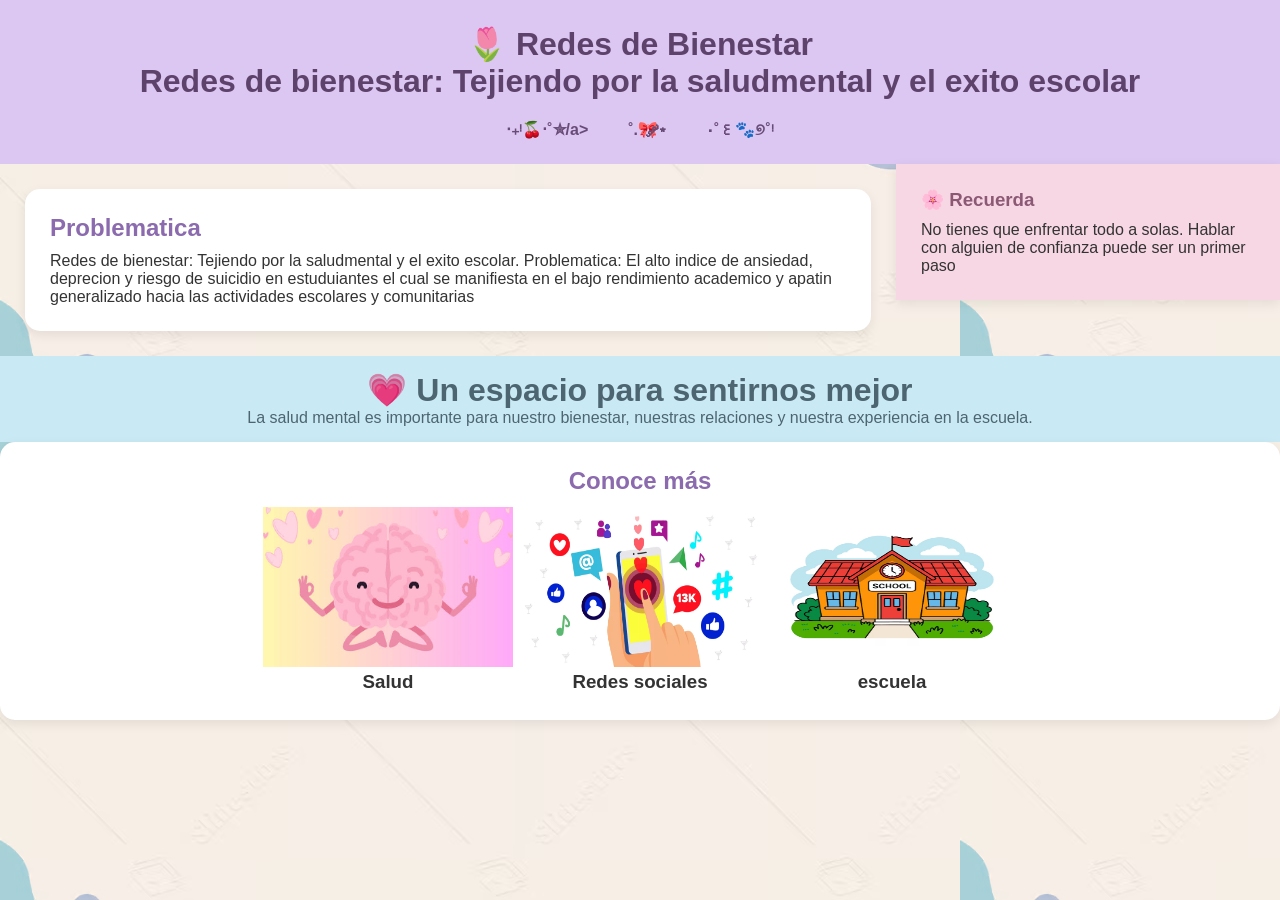
<file: index.html>
<!DOCTYPE html>
<html lang="es">
<head>
    <meta charset="UTF-8">
    <meta name="viewport" content="width=device-width, initial-scale=1.0">
    <title>🌷 Redes de Bienestar</title>
    <link rel="stylesheet" href="estilos (1).css">
</head>
<body>
    <header>
<h1>🌷 Redes de Bienestar
<p>Redes de bienestar: Tejiendo por la saludmental 
    y el exito escolar</p></h1>
<nav>
    <ul>
        <li><a href="#">‧₊ᵎ🍒⋅˚✮/a></li>
        <li><a href="#">˚.🎀༘⋆</a></li>
        <li><a href="#">‧˚꒰🐾୭˚ᵎ</a></li>
    </ul>
</nav>
</header>
<main>
    <section>
        <h2>Problematica</h2>
        <p> Redes de bienestar: Tejiendo por la saludmental 
            y el exito escolar. Problematica: El alto indice 
            de ansiedad, deprecion y riesgo de suicidio en estuduiantes 
            el cual se manifiesta en el bajo rendimiento academico y 
            apatin generalizado hacia las actividades escolares y comunitarias</p>
        </section>    
    </main>


    <aside>
        <h3>🌸 Recuerda</h3>
        <p>No tienes que enfrentar todo a solas. Hablar 
            con alguien de confianza puede ser un primer paso</p>
        </aside>


            <footer>
                <h1><p>💗 Un espacio para sentirnos mejor </p></h1>
                <p>La salud mental es importante para nuestro bienestar, 
                    nuestras relaciones y nuestra experiencia en la escuela.</p>
            </footer>


<section>
    <center>
    <h2>Conoce más</h2>

    <table>
        <tr>
            <td>
                <a href="salud.html">
                    <img src="salud.jpg" width="250" height="160">
                </a>
                <br>
                <center><h3>Salud</h3></center>
            </td>

            <td>
                <a href="redes.html">
                    <img src="redes.webp" width="250" height="160">
                </a>
                <br>
                <center><h3>Redes sociales</h3></center>
            </td>

            <td>
                <a href="escuela.html">
                    <img src="escuelaa.avif" width="250" height="160">
                </a>
                <br>
                <center><h3>escuela</h3></center>
            </td>
        </tr>
    </table>
</section>
</center>
           
    
</body>
</html>
</file>
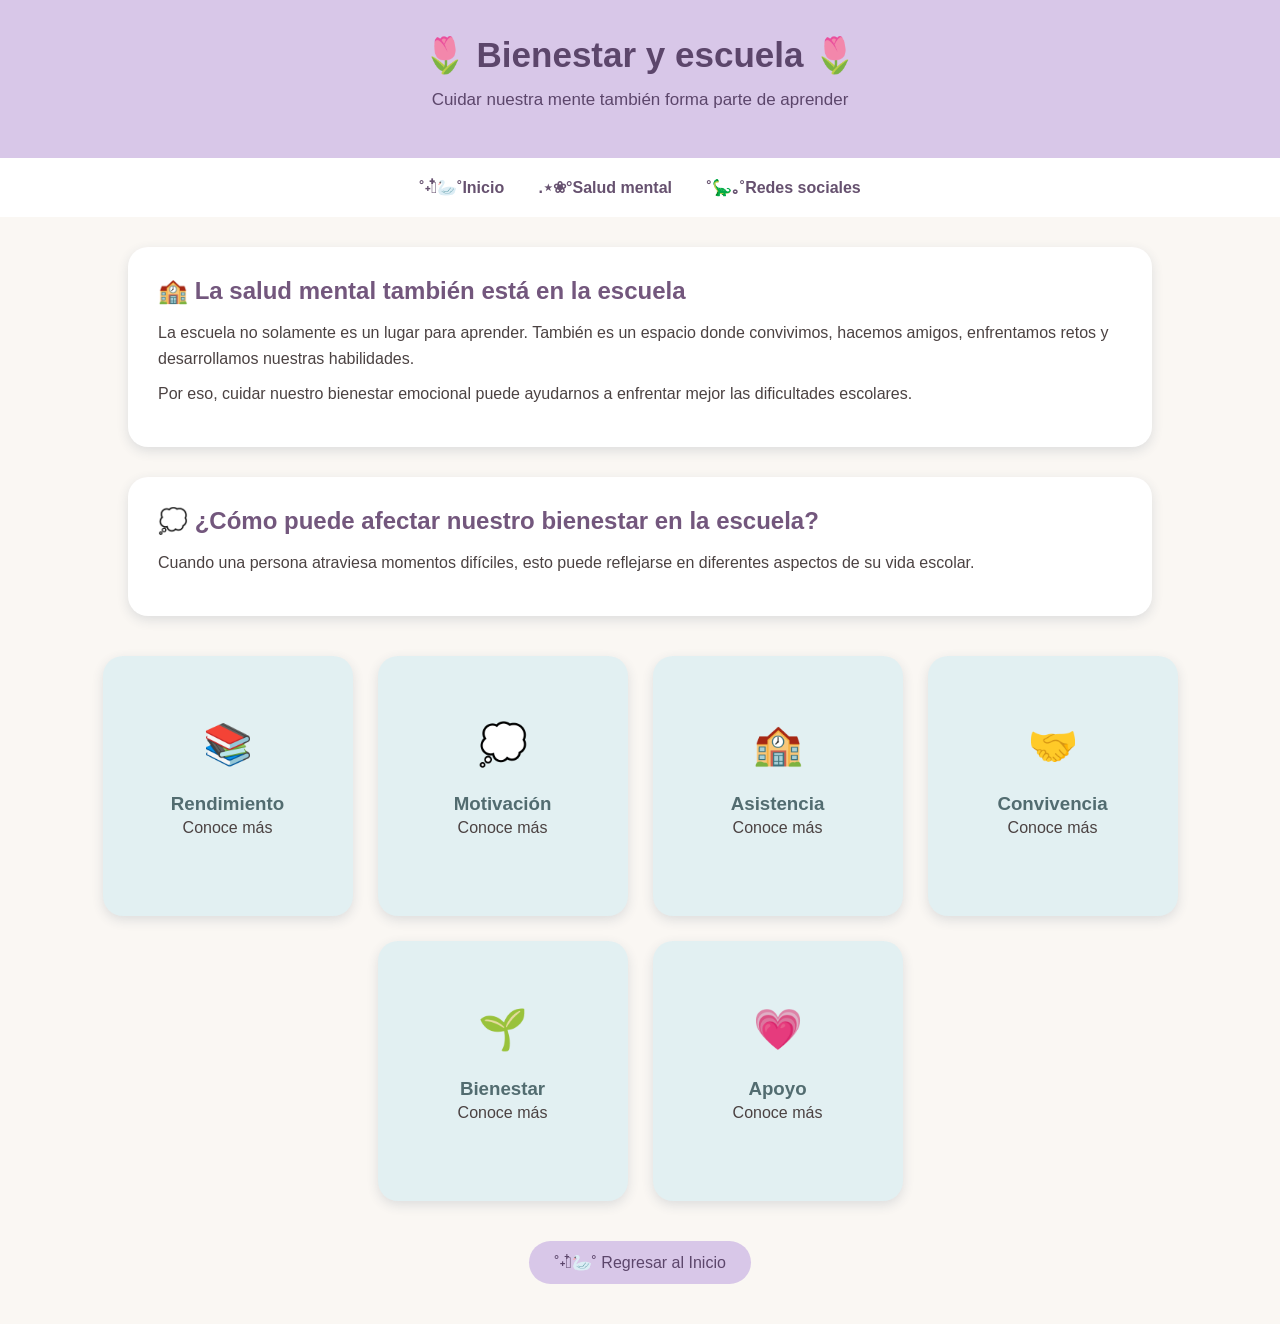
<file: escuela.html>
<!DOCTYPE html>
<html lang="es">

<head>

    <meta charset="UTF-8">

    <meta name="viewport" content="width=device-width, initial-scale=1.0">

    <title>Bienestar en la escuela</title>

    
<link rel="stylesheet" href="estilo-escuela.css">
</head>

<body>

    <!-- ENCABEZADO -->

    <header>

        <h1>🌷 Bienestar y escuela 🌷</h1>

        <p>
            Cuidar nuestra mente también forma parte de aprender
        </p>

    </header>


    <!-- MENU -->

    <nav>

        <a href="index.html">˚˖𓍢ִ໋🦢˚Inicio</a>

        <a href="salud.html">.⋆❀°Salud mental</a>

        <a href="redes.html">˚🦕｡˚Redes sociales</a>

    </nav>


    <!-- INFORMACIÓN -->

    <section class="introduccion">

        <h2>🏫 La salud mental también está en la escuela</h2>

        <p>
            La escuela no solamente es un lugar para aprender.
            También es un espacio donde convivimos, hacemos amigos,
            enfrentamos retos y desarrollamos nuestras habilidades.
        </p>

        <p>
            Por eso, cuidar nuestro bienestar emocional puede
            ayudarnos a enfrentar mejor las dificultades escolares.
        </p>

    </section>


    <!-- IMPORTANCIA -->

    <section class="impacto">

        <h2>💭 ¿Cómo puede afectar nuestro bienestar en la escuela?</h2>

        <p>
            Cuando una persona atraviesa momentos difíciles,
            esto puede reflejarse en diferentes aspectos de su
            vida escolar.
        </p>

    </section>


    <!-- TARJETAS -->

    <section class="tarjetas">


        <!-- TARJETA 1 -->

        <div class="tarjeta">

            <div class="contenido">

                <div class="frente">

                    <h2>📚</h2>

                    <h3>Rendimiento</h3>

                    <p>Conoce más</p>

                </div>


                <div class="atras">

                    <p>
                        “Cuando no nos sentimos bien,
                        concentrarnos puede ser más difícil.”
                    </p>

                </div>

            </div>

        </div>


        <!-- TARJETA 2 -->

        <div class="tarjeta">

            <div class="contenido">

                <div class="frente">

                    <h2>💭</h2>

                    <h3>Motivación</h3>

                    <p>Conoce más</p>

                </div>


                <div class="atras">

                    <p>
                        “Cuidar nuestra mente también ayuda
                        a recuperar las ganas de participar.”
                    </p>

                </div>

            </div>

        </div>


        <!-- TARJETA 3 -->

        <div class="tarjeta">

            <div class="contenido">

                <div class="frente">

                    <h2>🏫</h2>

                    <h3>Asistencia</h3>

                    <p>Conoce más</p>

                </div>


                <div class="atras">

                    <p>
                        “Sentirse acompañado puede hacer
                        que la escuela se sienta como un lugar seguro.”
                    </p>

                </div>

            </div>

        </div>


        <!-- TARJETA 4 -->

        <div class="tarjeta">

            <div class="contenido">

                <div class="frente">

                    <h2>🤝</h2>

                    <h3>Convivencia</h3>

                    <p>Conoce más</p>

                </div>


                <div class="atras">

                    <p>
                        “Hablar de lo que sentimos puede mejorar
                        la forma en que nos relacionamos.”
                    </p>

                </div>

            </div>

        </div>


        <!-- TARJETA 5 -->

        <div class="tarjeta">

            <div class="contenido">

                <div class="frente">

                    <h2>🌱</h2>

                    <h3>Bienestar</h3>

                    <p>Conoce más</p>

                </div>


                <div class="atras">

                    <p>
                        “Sentirnos bien también nos ayuda
                        a aprender y desarrollarnos.”
                    </p>

                </div>

            </div>

        </div>


        <!-- TARJETA 6 -->

        <div class="tarjeta">

            <div class="contenido">

                <div class="frente">

                    <h2>💗</h2>

                    <h3>Apoyo</h3>

                    <p>Conoce más</p>

                </div>


                <div class="atras">

                    <p>
                        “Pedir ayuda no es una debilidad;
                        es una forma de cuidarnos.”
                    </p>

                </div>

            </div>

        </div>


    </section>


    <!-- BOTÓN PARA REGRESAR -->

    <div class="inicio">

        <a href="index.html">
            ˚˖𓍢ִ໋🦢˚ Regresar al Inicio
        </a>

    </div>


</body>

</html>
</file>
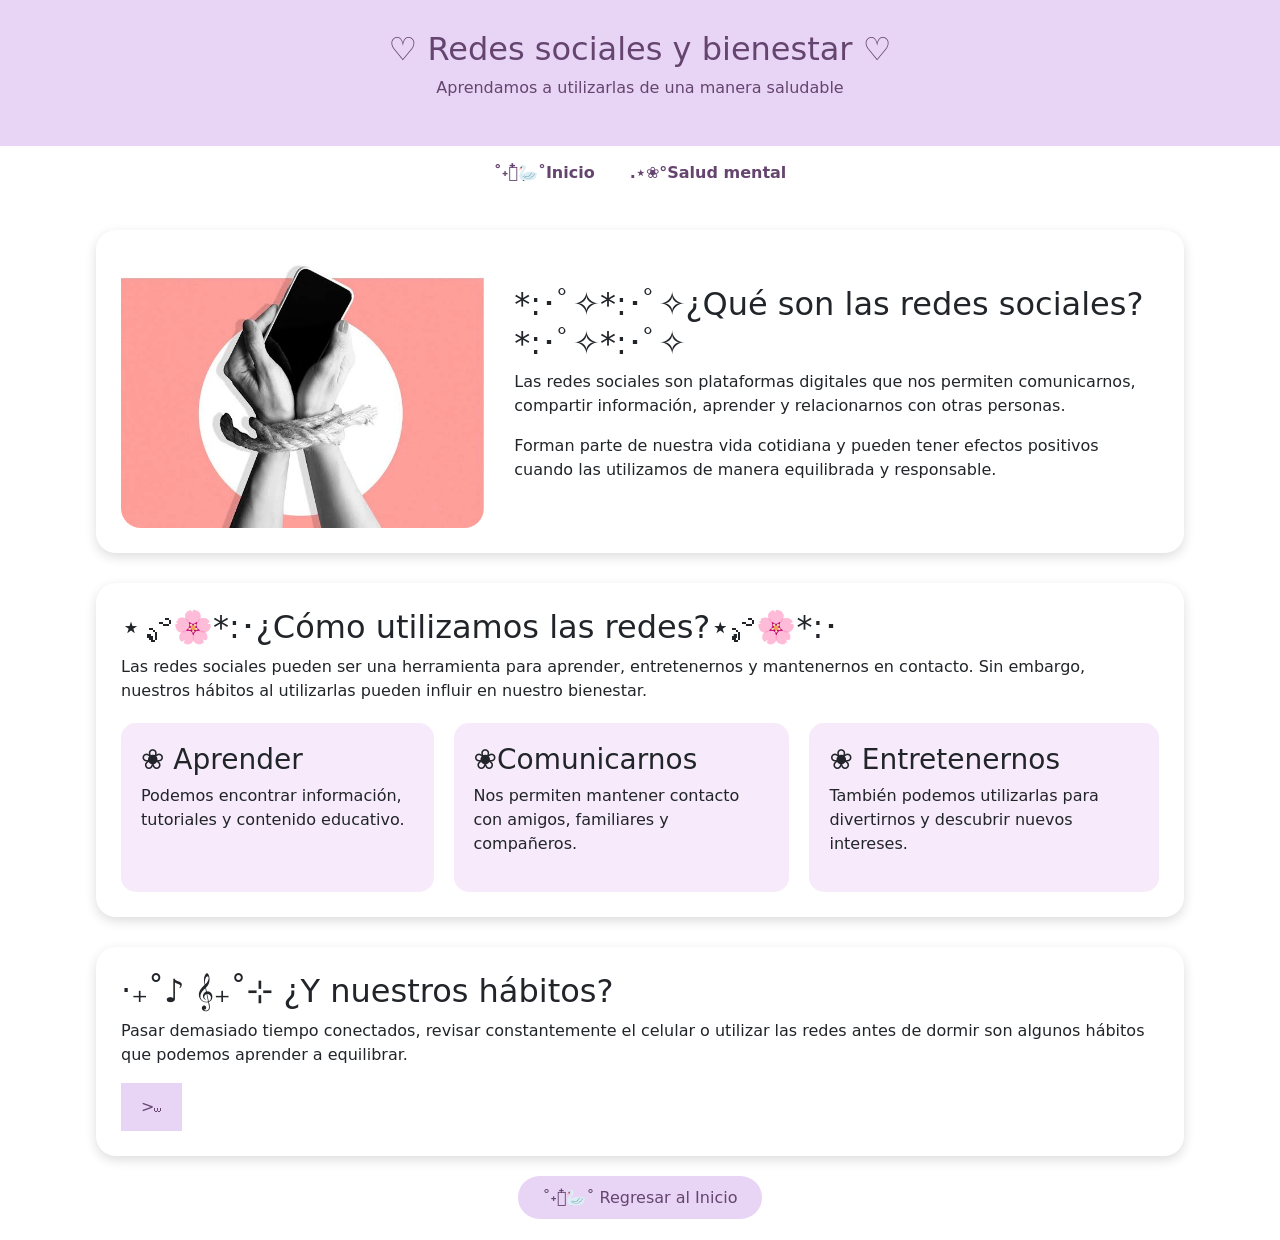
<file: redes.html>
<!DOCTYPE html>
<html lang="es">

<head>
    <meta charset="UTF-8">
    <meta name="viewport" content="width=device-width, initial-scale=1.0">

    <title>Redes Sociales</title>
    <link rel="stylesheet" href="estilos-redes.css">

    <link rel="stylesheet" href="estilos-redes.css">

    <!-- Bootstrap -->
    <link href="https://cdn.jsdelivr.net/npm/bootstrap@5.3.3/dist/css/bootstrap.min.css" rel="stylesheet">
</head>

<body>

<header>
    <h1>♡ Redes sociales y bienestar ♡</h1>
    <p>Aprendamos a utilizarlas de una manera saludable</p>
</header>


<nav>
    <a href="index.html">˚˖𓍢ִ໋🦢˚Inicio</a>
    <a href="salud.html">.⋆❀°Salud mental</a>
</nav>


<section class="presentacion">

    <img src="rede.jfif" width="35%">

    <div>
        <h2>*:･ﾟ✧*:･ﾟ✧¿Qué son las redes sociales?*:･ﾟ✧*:･ﾟ✧</h2>

        <p>
            Las redes sociales son plataformas digitales que nos
            permiten comunicarnos, compartir información, aprender
            y relacionarnos con otras personas.
        </p>

        <p>
            Forman parte de nuestra vida cotidiana y pueden tener
            efectos positivos cuando las utilizamos de manera
            equilibrada y responsable.
        </p>
    </div>

</section>


<section>

    <h2>⋆.ೃ࿔🌸*:･¿Cómo utilizamos las redes?⋆.ೃ࿔🌸*:･</h2>

    <p>
        Las redes sociales pueden ser una herramienta para
        aprender, entretenernos y mantenernos en contacto.
        Sin embargo, nuestros hábitos al utilizarlas pueden
        influir en nuestro bienestar.
    </p>

    <div class="tarjetas">

        <div>
            <h3>❀ Aprender</h3>
            <p>
                Podemos encontrar información, tutoriales
                y contenido educativo.
            </p>
        </div>

        <div>
            <h3>❀Comunicarnos</h3>
            <p>
                Nos permiten mantener contacto con amigos,
                familiares y compañeros.
            </p>
        </div>

        <div>
            <h3>❀ Entretenernos</h3>
            <p>
                También podemos utilizarlas para divertirnos
                y descubrir nuevos intereses.
            </p>
        </div>

    </div>

</section>


<section>

    <h2>‧₊˚♪ 𝄞₊˚⊹ ¿Y nuestros hábitos?</h2>

    <p>
        Pasar demasiado tiempo conectados, revisar constantemente
        el celular o utilizar las redes antes de dormir son algunos
        hábitos que podemos aprender a equilibrar.
    </p>

    <button onclick="alert('🎧ྀི♪⋆.✮Recuerda hacer pausas y darle tiempo a otras actividades.')">
        >⩊<Ver consejo
    </button>

</section>


<div class="inicio">
    <a href="index.html">˚˖𓍢ִ໋🦢˚ Regresar al Inicio</a>
</div>


</body>
</html>
</file>
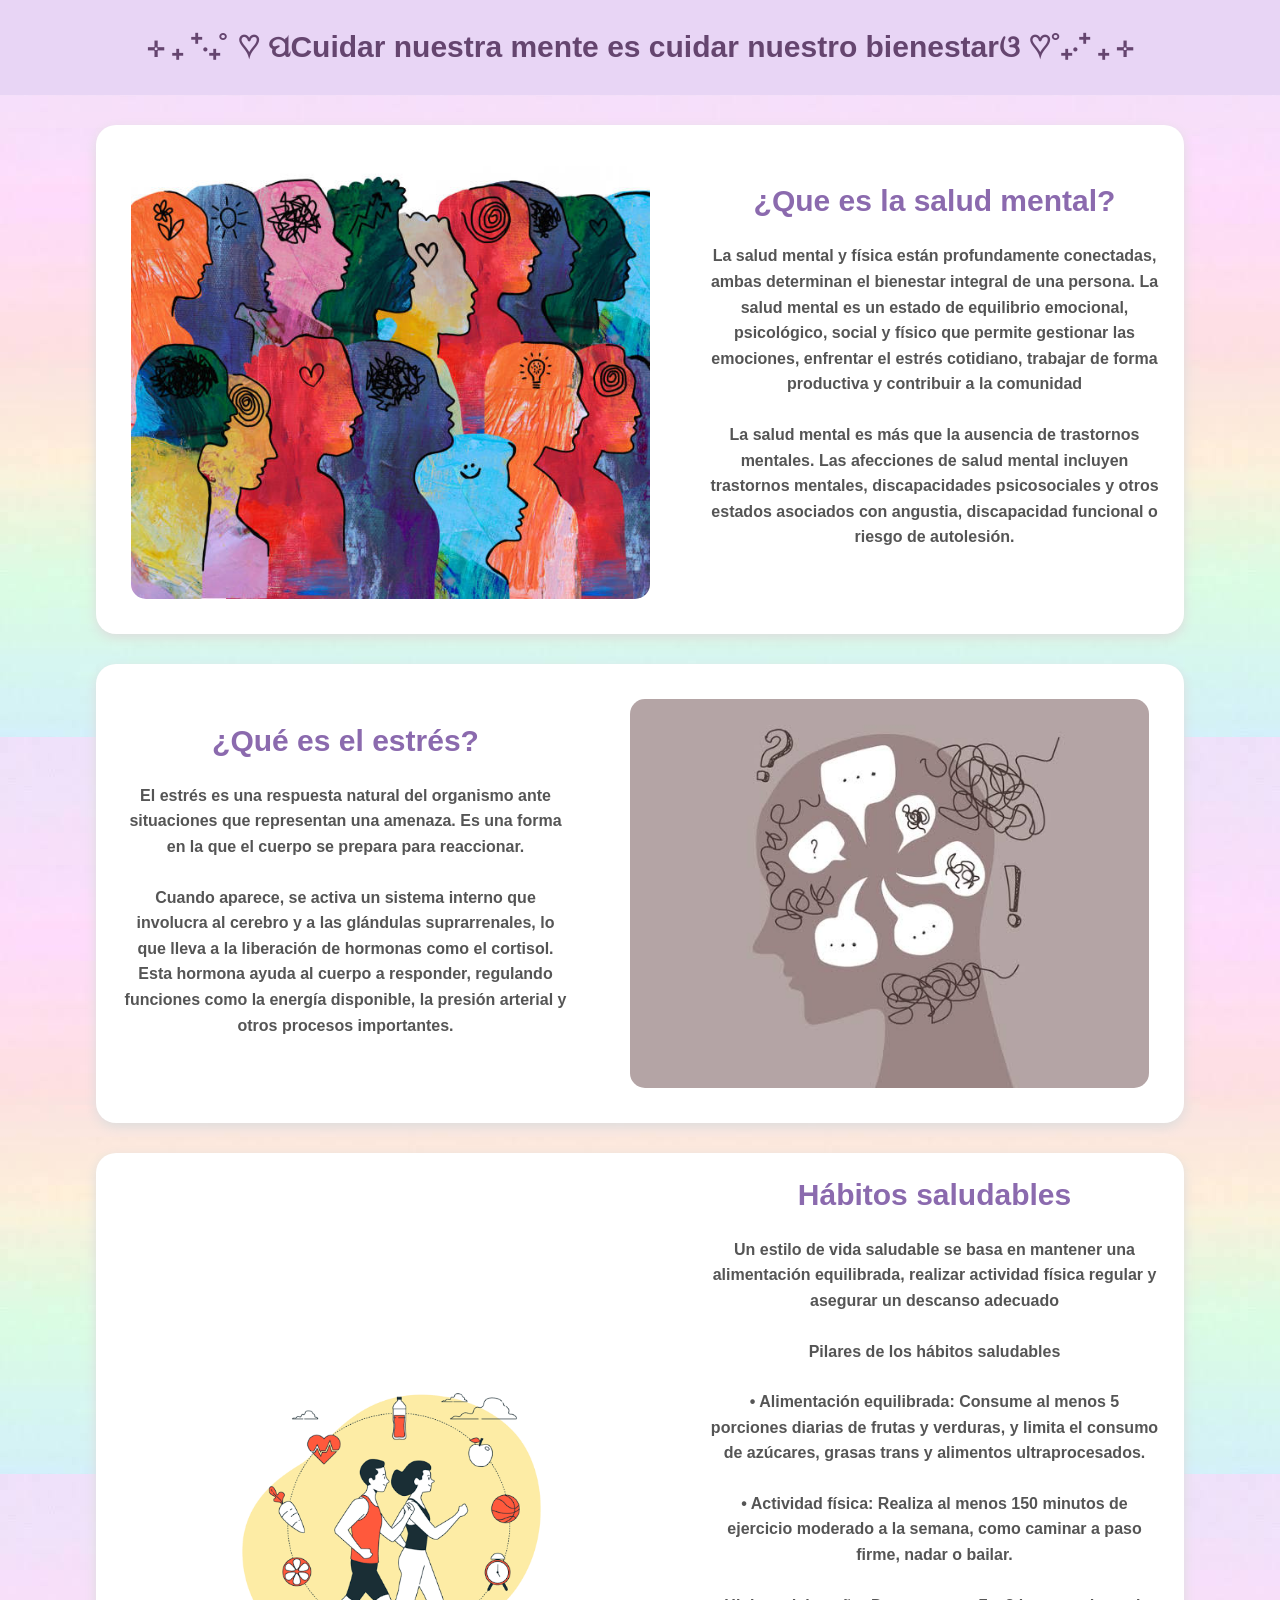
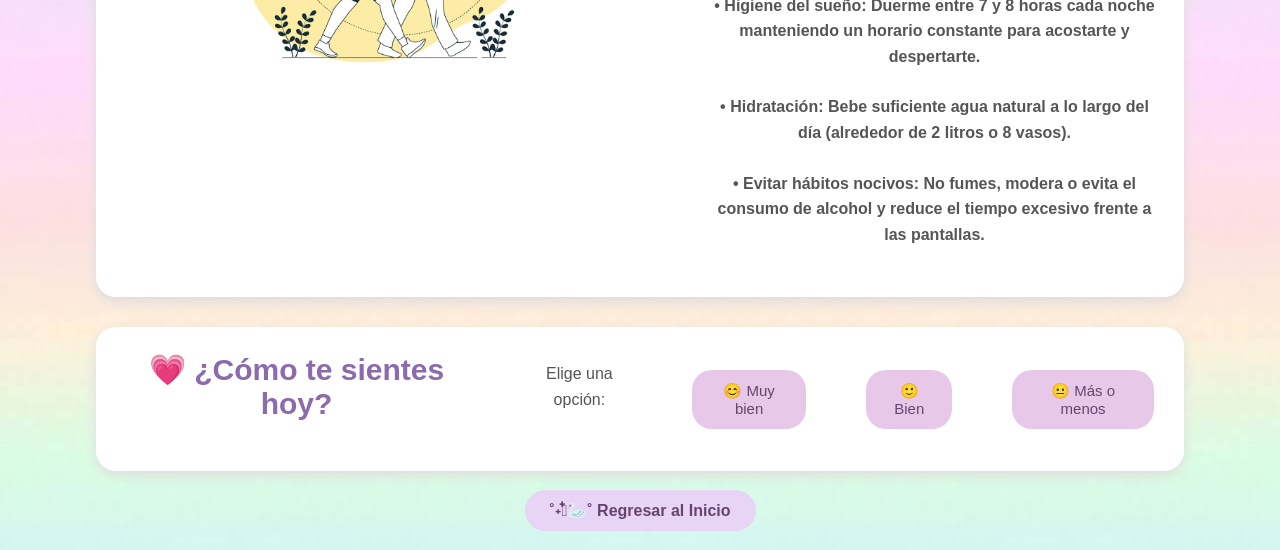
<file: salud.html>
<!DOCTYPE html>
<html lang="en">
<head>
    <meta charset="UTF-8">
    <meta name="viewport" content="width=device-width, initial-scale=1.0">
    <title>Document</title>
    <link rel="stylesheet" href="estilos-salud.css">
</head>
<body>
<header>
<center><h1>⊹ ₊  ⁺‧₊˚ ♡ ପCuidar nuestra mente es cuidar nuestro bienestarଓ ♡˚₊‧⁺ ₊ ⊹</h1></center>
</header>


<section>
    <img src="HOLA.jpg" width="30%">

    <div>
        <h2><b>¿Que es la salud mental?</h2>

        <p>La salud mental y física están profundamente 
conectadas, ambas determinan el bienestar integral 
de una persona. La salud mental es un estado de equilibrio 
emocional, psicológico, social y físico que permite gestionar 
las emociones, enfrentar el estrés cotidiano, trabajar de 
forma productiva y contribuir a la comunidad
        </p>

        <p>
            La salud mental es más que la ausencia 
            de trastornos mentales. Las afecciones 
            de salud mental incluyen trastornos mentales, 
            discapacidades psicosociales y otros estados 
            asociados con angustia, discapacidad funcional 
            o riesgo de autolesión.
        </p>
    </div></b>


</section>


<section>

    <div>
        <h2><b>¿Qué es el estrés?</h2>

        <p>
            El estrés es una respuesta natural 
            del organismo ante situaciones que 
            representan una amenaza. Es una forma 
            en la que el cuerpo se prepara para reaccionar.
        </p>

        <p>
            Cuando aparece, se activa un sistema interno 
            que involucra al cerebro y a las glándulas suprarrenales, 
            lo que lleva a la liberación de hormonas como el cortisol. 
            Esta hormona ayuda al cuerpo a responder, regulando 
            funciones como la energía disponible, la presión arterial y otros procesos importantes.
        </p>
    </div></b>

    <img src="estres2.jpg" width="30%">

</section>




<section>
    <img src="habi.png" width="10%">

    <div>
        <h2><b>Hábitos saludables</h2>

        <p>Un estilo de vida saludable se basa 
            en mantener una alimentación equilibrada, 
            realizar actividad física regular y asegurar 
            un descanso adecuado
        </p>

        <p>
            Pilares de los hábitos saludables
            <p>• Alimentación equilibrada: Consume al menos 5 porciones diarias de frutas y verduras, y limita el consumo de azúcares, grasas trans y alimentos ultraprocesados.</p>
            <p>• Actividad física: Realiza al menos 150 minutos de ejercicio moderado a la semana, como caminar a paso firme, nadar o bailar.</p>
            <p>• Higiene del sueño: Duerme entre 7 y 8 horas cada noche manteniendo un horario constante para acostarte y despertarte.</p>
            <p>• Hidratación: Bebe suficiente agua natural a lo largo del día (alrededor de 2 litros o 8 vasos).</p>
            <p>• Evitar hábitos nocivos: No fumes, modera o evita el consumo de alcohol y reduce el tiempo excesivo frente a las pantallas.</p>
        </p></b>
    </div>
</section>






<section>
    <h2>💗 ¿Cómo te sientes hoy?</h2>

    <p>Elige una opción:</p>

    <button onclick="alert('😊 ¡Qué bueno! Sigue cuidándote.')">
        😊 Muy bien
    </button>

    <button onclick="alert('🌷 Recuerda darte un momento para descansar.')">
        🙂 Bien
    </button>

    <button onclick="alert('💗 Está bien no sentirse bien todo el tiempo.')">
        😐 Más o menos
    </button>
</section>



<div class="inicio">
    <a href="index.html">˚˖𓍢ִ໋🦢˚ Regresar al Inicio</a>
</div>


</body>
</html>
</file>
<file: estilos (1).css>
* {
    margin: 0;
    padding: 0;
    box-sizing: border-box;
}

body {
    font-family: 'Segoe UI', sans-serif;
    background-color: #FFF8F0;
    color: #333;
}

/* encabezado*/

header {
    background-color: #DCC6F2;
    padding: 25px;
    text-align: center;

    /* animacion*/
    animation: aparecer 1s ease;
}

header h1 {
    color: #5D426B;
    font-size: 32px;
    margin-bottom: 20px;

    /* animacion*/
    transition: 0.3s;
}

header h1:hover {
    transform: scale(1.03);
}

/* menu*/

nav ul {
    list-style: none;
    display: flex;
    justify-content: center;
}

nav ul li {
    margin: 0 20px;
}

nav ul li a {
    color: #684C78;
    text-decoration: none;
    font-weight: bold;

    /* Animación */
    transition: 0.3s;
}

nav ul li a:hover {
    color: #C77DAB;
    transform: translateY(-3px);
    display: inline-block;
}

/* contenido */

main {
    width: 70%;
    float: left;
    padding: 25px;
}

section {
    background-color: white;
    padding: 25px;
    border-radius: 15px;

    /* detalles bonitos */
    box-shadow: 0 4px 12px rgba(0,0,0,0.08);

    /* animacion */
    animation: subir 1s ease;
    transition: 0.3s;
}

section:hover {
    transform: translateY(-5px);
    box-shadow: 0 8px 18px rgba(0,0,0,0.12);
}

section h2 {
    color: #8B6AAE;
    margin-bottom: 10px;
}

/* barra lateral*/

aside {
    width: 30%;
    float: right;
    background-color: #F8D7E5;
    padding: 25px;

    /* detalles bonitos */
    box-shadow: 0 4px 12px rgba(0,0,0,0.08);

    /* animacion */
    animation: aparecer 1.3s ease;
    transition: 0.3s;
}

aside:hover {
    transform: translateY(-5px);
    box-shadow: 0 8px 18px rgba(0,0,0,0.12);
}

aside h3 {
    color: #8C5975;
    margin-bottom: 10px;
}

/* pie de pagina */

footer {
    clear: both;
    background-color: #C9EAF5;
    color: #4D6570;
    text-align: center;
    padding: 15px;

    /* animacion */
    animation: subir 1.5s ease;
}

/*imagen de fondo con escrito*/
body{
    background-image: url("fondo.avif");
  }
</file>
<file: estilo-escuela.css>
/* CONFIGURACIÓN GENERAL */
* {
    margin: 0;
    padding: 0;
    box-sizing: border-box;
}

body {
    font-family: 'Segoe UI', sans-serif;
    background-color: #faf7f3;
    color: #4b4242;
}


/* encabezado*/
header {
    background-color: #d8c7e8;
    text-align: center;
    padding: 35px;
    color: #5c466b;
}

header h1 {
    font-size: 35px;
    margin-bottom: 10px;
}

header p {
    font-size: 17px;
}


/* menu*/
nav {
    text-align: center;
    padding: 20px;
    background-color: white;
}

nav a {
    color: #66516f;
    text-decoration: none;
    margin: 15px;
    font-weight: bold;
    transition: 0.3s;
}

nav a:hover {
    color: #c47da7;
}


/* introduccion*/
.introduccion,
.impacto {
    width: 80%;
    margin: 30px auto;
    padding: 30px;
    background-color: white;
    border-radius: 20px;
    box-shadow: 0 4px 12px #ddd;
}

h2 {
    color: #73577d;
    margin-bottom: 15px;
}

p {
    line-height: 1.6;
    margin-bottom: 10px;
}


/* tarjetas */
.tarjetas {
    width: 85%;
    margin: 40px auto;
    display: flex;
    justify-content: center;
    gap: 25px;
    flex-wrap: wrap;
}


/* Ccada tarjeta */
.tarjeta {
    width: 250px;
    height: 260px;
    perspective: 1000px;
}


/* las tarjetas que giran*/
.contenido {
    width: 100%;
    height: 100%;
    position: relative;
    transition: transform 0.8s;
    transform-style: preserve-3d;
}


/* gira cuando pasas el mause */
.tarjeta:hover .contenido {
    transform: rotateY(180deg);
}


/* frente y atras*/
.frente,
.atras {
    width: 100%;
    height: 100%;
    position: absolute;
    backface-visibility: hidden;
    border-radius: 20px;
    padding: 25px;

    display: flex;
    flex-direction: column;
    justify-content: center;
    align-items: center;

    text-align: center;

    box-shadow: 0 4px 12px #ddd;
}


/* frente */
.frente {
    background-color: #e2f0f2;
}

.frente h2 {
    font-size: 40px;
}

.frente h3 {
    color: #526c70;
    margin-top: 10px;
}


/* parte de atras */
.atras {
    background-color: #eadcf0;
    color: #5d4b63;
    transform: rotateY(180deg);
}


/* boton para regresar */
.inicio {
    text-align: center;
    margin: 40px;
}

.inicio a {
    background-color: #d8c7e8;
    color: #5c466b;

    padding: 12px 25px;

    border-radius: 30px;
    text-decoration: none;

    display: inline-block;

    transition: 0.3s;
}


/* movimiento del boton*/
.inicio a:hover {
    background-color: #c9b1dd;
    transform: scale(1.1);
}
</file>
<file: estilos-redes.css>
* {
    margin: 0;
    padding: 0;
    box-sizing: border-box;
}

body {
    font-family: 'Segoe UI', sans-serif;
    background-color: #fff8f5;
    color: #444;
}

/* encabezado */

header {
    background-color: #e8d5f5;
    text-align: center;
    padding: 30px;
    color: #65456f;
}

header h1 {
    font-size: 32px;
}

/* menu */

nav {
    text-align: center;
    padding: 15px;
}

nav a {
    color: #65456f;
    text-decoration: none;
    margin: 15px;
    font-weight: bold;
}

nav a:hover {
    color: #c77dab;
}

/* secciones*/

section {
    width: 85%;
    margin: 30px auto;
    padding: 25px;
    background-color: white;
    border-radius: 20px;
    box-shadow: 0 4px 12px #ddd;

    animation: aparecer 1s;
}

.presentacion {
    display: flex;
    align-items: center;
    gap: 30px;
}

.presentacion img {
    border-radius: 20px;
}

/* tarjetas*/

.tarjetas {
    display: flex;
    gap: 20px;
    margin-top: 20px;
}

.tarjetas div {
    background-color: #f7eafa;
    padding: 20px;
    border-radius: 15px;

    transition: 0.3s;
}

.tarjetas div:hover {
    transform: scale(1.05);
}

/* boton */

button {
    background-color: #e8d5f5;
    color: #65456f;
    border: none;
    padding: 12px 20px;
    border-radius: 25px;
    cursor: pointer;

    transition: 0.3s;
}

button:hover {
    transform: scale(1.1);
    background-color: #d9add9;
}

/* para regresar */

.inicio {
    text-align: center;
    margin: 30px;
}

.inicio a {
    background-color: #e8d5f5;
    color: #65456f;
    padding: 12px 25px;
    border-radius: 30px;
    text-decoration: none;

    transition: 0.3s;
}

.inicio a:hover {
    transform: scale(1.1);
    display: inline-block;
}

/* animacion*/

@keyframes aparecer {

    from {
        opacity: 0;
        transform: translateY(20px);
    }

    to {
        opacity: 1;
        transform: translateY(0);
    }

}
</file>
<file: estilos-salud.css>
/*color de fondo */

body {
    font-family: 'Segoe UI', sans-serif;
    background-color: #f7efe6;
    color: #333;
}
/*imagen de fondo con escrito*/
body{
    background-image: url("pastel2.jpg");
  }


/*imagen de lados*/
section {
    display: flex;
    align-items: center;
    gap: 50px;
    padding: 30px;
}

section img {
    width: 50%;
    border-radius: 8px;
}

section div {
    width: 50%;
}

section h2 {
    font-size: 30px;
    margin-bottom: 25px;
}

section p {
    margin-bottom: 25px;
}


.contenido {
    display: flex;
    align-items: center;
    gap: 25px;
}

.informacion {
    width: 55%;
}

.imagen {
    width: 45%;
    text-align: center;
}

.imagen img {
    width: 100%;
    max-width: 350px;
    border-radius: 15px;
}

/*imagen de lados 2*/
section {
    display: flex;
    align-items: center;
    gap: 50px;
    padding: 30px;
}

section img {
    width: 50%;
    border-radius: 8px;
}

section div {
    width: 50%;
}

section h2 {
    font-size: 30px;
    margin-bottom: 25px;
}

section p {
    margin-bottom: 25px;
}




/*animacio*/

section {
    background-color: white;
    padding: 30px;
    text-align: center;
    border-radius: 20px;
}

section h2 {
    color: #8B6AAE;
}

section p {
    color: #555;
}

button {
    background-color: #DCC6F2;
    color: #5D426B;
    border: none;
    padding: 12px 20px;
    margin: 8px;
    border-radius: 20px;
    cursor: pointer;
}

button:hover {
    background-color: #F8C8DC;
}




/* espacios para la pagina*/
* {
    margin: 0;
    padding: 0;
    box-sizing: border-box;
}

/* FONDO Y LETRA */
body {
    font-family: 'Segoe UI', sans-serif;
    background-color: #fff8f5;
    color: #444;
}

/* ENCABEZADO */
header {
    background-color: #e8d5f5;
    padding: 30px;
    text-align: center;
    color: #65456f;
}

/* titulo */
h1 {
    font-size: 30px;
}

/* CADA SECCIÓN */
section {
    width: 85%;
    margin: 30px auto;
    padding: 25px;
    background-color: white;
    border-radius: 20px;
    box-shadow: 0 4px 12px #ddd;
    
    /* ANIMACIÓN */
    animation: aparecer 1s ease;
}

/* imagenes del cuadro */
section img {
    border-radius: 15px;
    margin: 10px;
}

/* los titulos */
h2 {
    color: #9b6aad;
    margin-bottom: 15px;
}

/* parrafos */
p {
    line-height: 1.6;
    margin-bottom: 12px;
}

/* botones de la pagina*/
button {
    background-color: #e8c8e8;
    color: #65456f;
    border: none;
    padding: 12px 18px;
    margin: 5px;
    border-radius: 20px;
    cursor: pointer;
    font-size: 15px;
}

/* movimiento al pasar elmause*/
button:hover {
    background-color: #d9add9;
    transform: scale(1.08);
}

/* animacion de la entrada */
@keyframes aparecer {
    from {
        opacity: 0;
        transform: translateY(20px);
    }

    to {
        opacity: 1;
        transform: translateY(0);
    }
}

/* animacion del encabezado */
header {
    animation: bajar 1s ease;
}

@keyframes bajar {
    from {
        opacity: 0;
        transform: translateY(-30px);
    }

    to {
        opacity: 1;
        transform: translateY(0);
    }
}

/* boton de regreso */
.inicio {
    text-align: center;
    margin: 30px;
}

.inicio a {
    background-color: #e8d5f5;
    color: #65456f;
    padding: 12px 25px;
    text-decoration: none;
    border-radius: 30px;
    font-weight: bold;

    /* animacion */
    transition: 0.3s;
}

/* movimiento al pasar el mause */
.inicio a:hover {
    background-color: #d9add9;
    transform: scale(1.1);
    display: inline-block;
}
</file>
